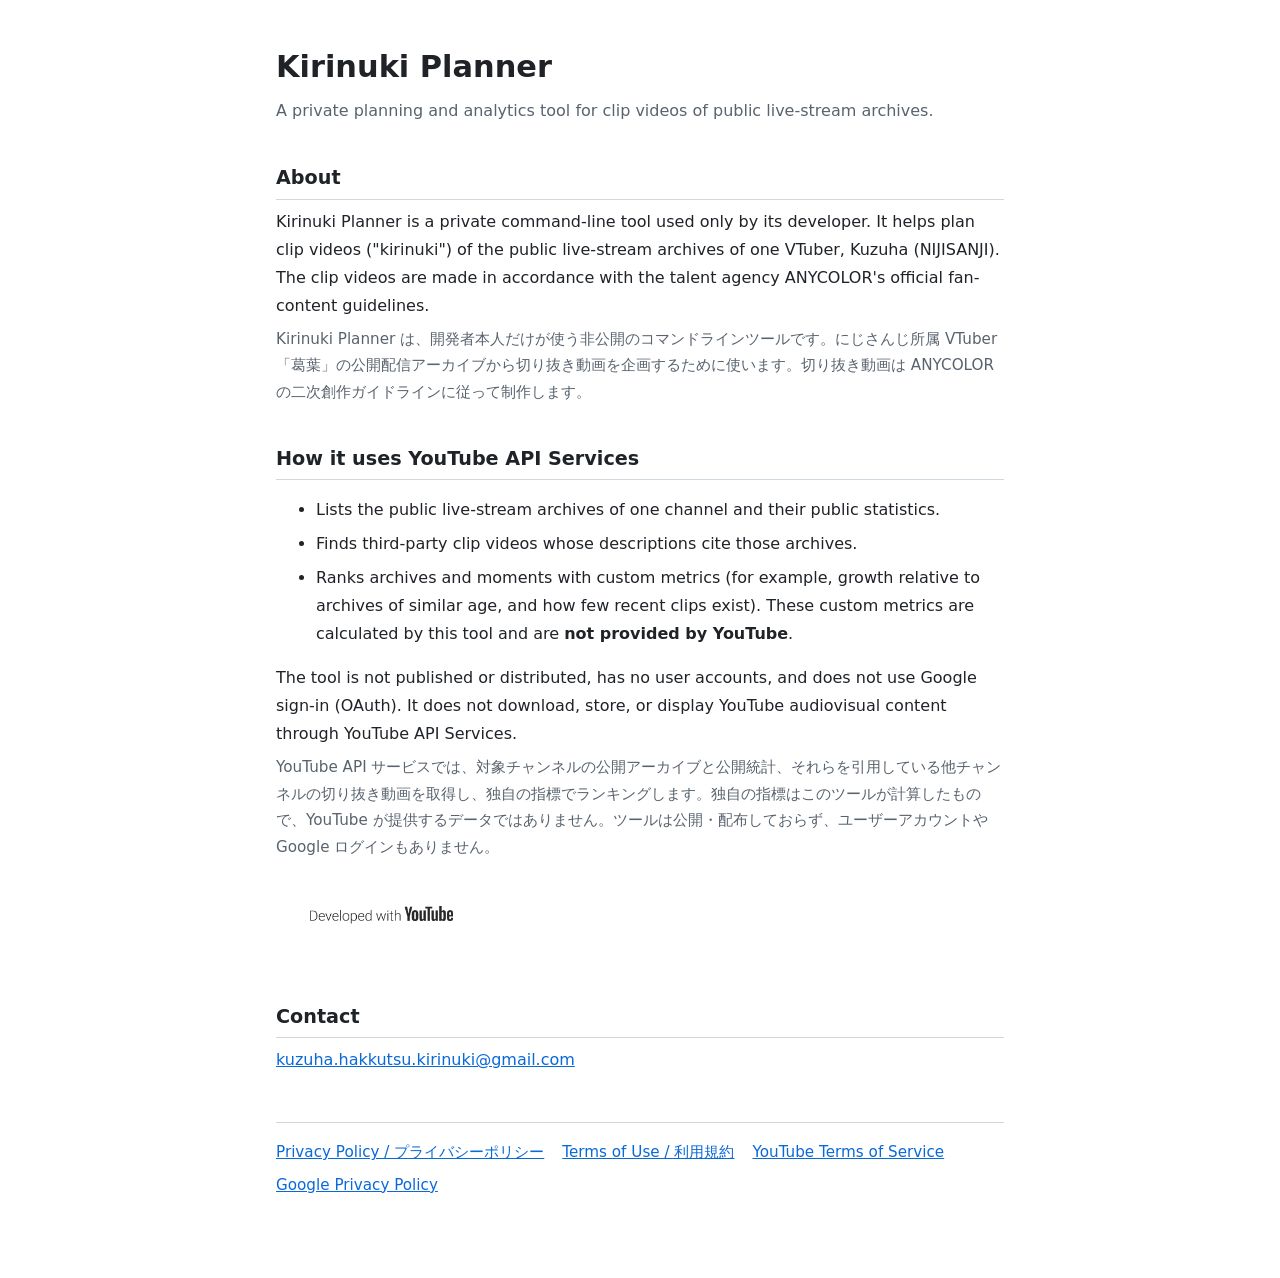
<file: index.html>
<!doctype html>
<html lang="en">
<head>
  <meta charset="utf-8">
  <meta name="viewport" content="width=device-width, initial-scale=1">
  <title>Kirinuki Planner</title>
  <link rel="stylesheet" href="style.css">
</head>
<body>
<main>
  <h1>Kirinuki Planner</h1>
  <p class="lead">A private planning and analytics tool for clip videos of public live-stream archives.</p>

  <h2>About</h2>
  <p>Kirinuki Planner is a private command-line tool used only by its developer. It helps plan clip videos
    ("kirinuki") of the public live-stream archives of one VTuber, Kuzuha (NIJISANJI). The clip videos are made
    in accordance with the talent agency ANYCOLOR's official fan-content guidelines.</p>
  <p class="ja">Kirinuki Planner は、開発者本人だけが使う非公開のコマンドラインツールです。にじさんじ所属 VTuber「葛葉」の公開配信アーカイブから切り抜き動画を企画するために使います。切り抜き動画は ANYCOLOR の二次創作ガイドラインに従って制作します。</p>

  <h2>How it uses YouTube API Services</h2>
  <ul>
    <li>Lists the public live-stream archives of one channel and their public statistics.</li>
    <li>Finds third-party clip videos whose descriptions cite those archives.</li>
    <li>Ranks archives and moments with custom metrics (for example, growth relative to archives of similar age, and how few recent clips exist).
      These custom metrics are calculated by this tool and are <strong>not provided by YouTube</strong>.</li>
  </ul>
  <p>The tool is not published or distributed, has no user accounts, and does not use Google sign-in (OAuth).
    It does not download, store, or display YouTube audiovisual content through YouTube API Services.</p>
  <p class="ja">YouTube API サービスでは、対象チャンネルの公開アーカイブと公開統計、それらを引用している他チャンネルの切り抜き動画を取得し、独自の指標でランキングします。独自の指標はこのツールが計算したもので、YouTube が提供するデータではありません。ツールは公開・配布しておらず、ユーザーアカウントや Google ログインもありません。</p>

  <a class="badge" href="https://www.youtube.com/" rel="noopener">
    <img src="developed-with-youtube.png" alt="Developed with YouTube">
  </a>

  <h2>Contact</h2>
  <p><a href="mailto:kuzuha.hakkutsu.kirinuki@gmail.com">kuzuha.hakkutsu.kirinuki@gmail.com</a></p>

  <nav>
    <a href="privacy.html">Privacy Policy / プライバシーポリシー</a>
    <a href="terms.html">Terms of Use / 利用規約</a>
    <a href="https://www.youtube.com/t/terms" rel="noopener">YouTube Terms of Service</a>
    <a href="http://www.google.com/policies/privacy" rel="noopener">Google Privacy Policy</a>
  </nav>
</main>
</body>
</html>
</file>
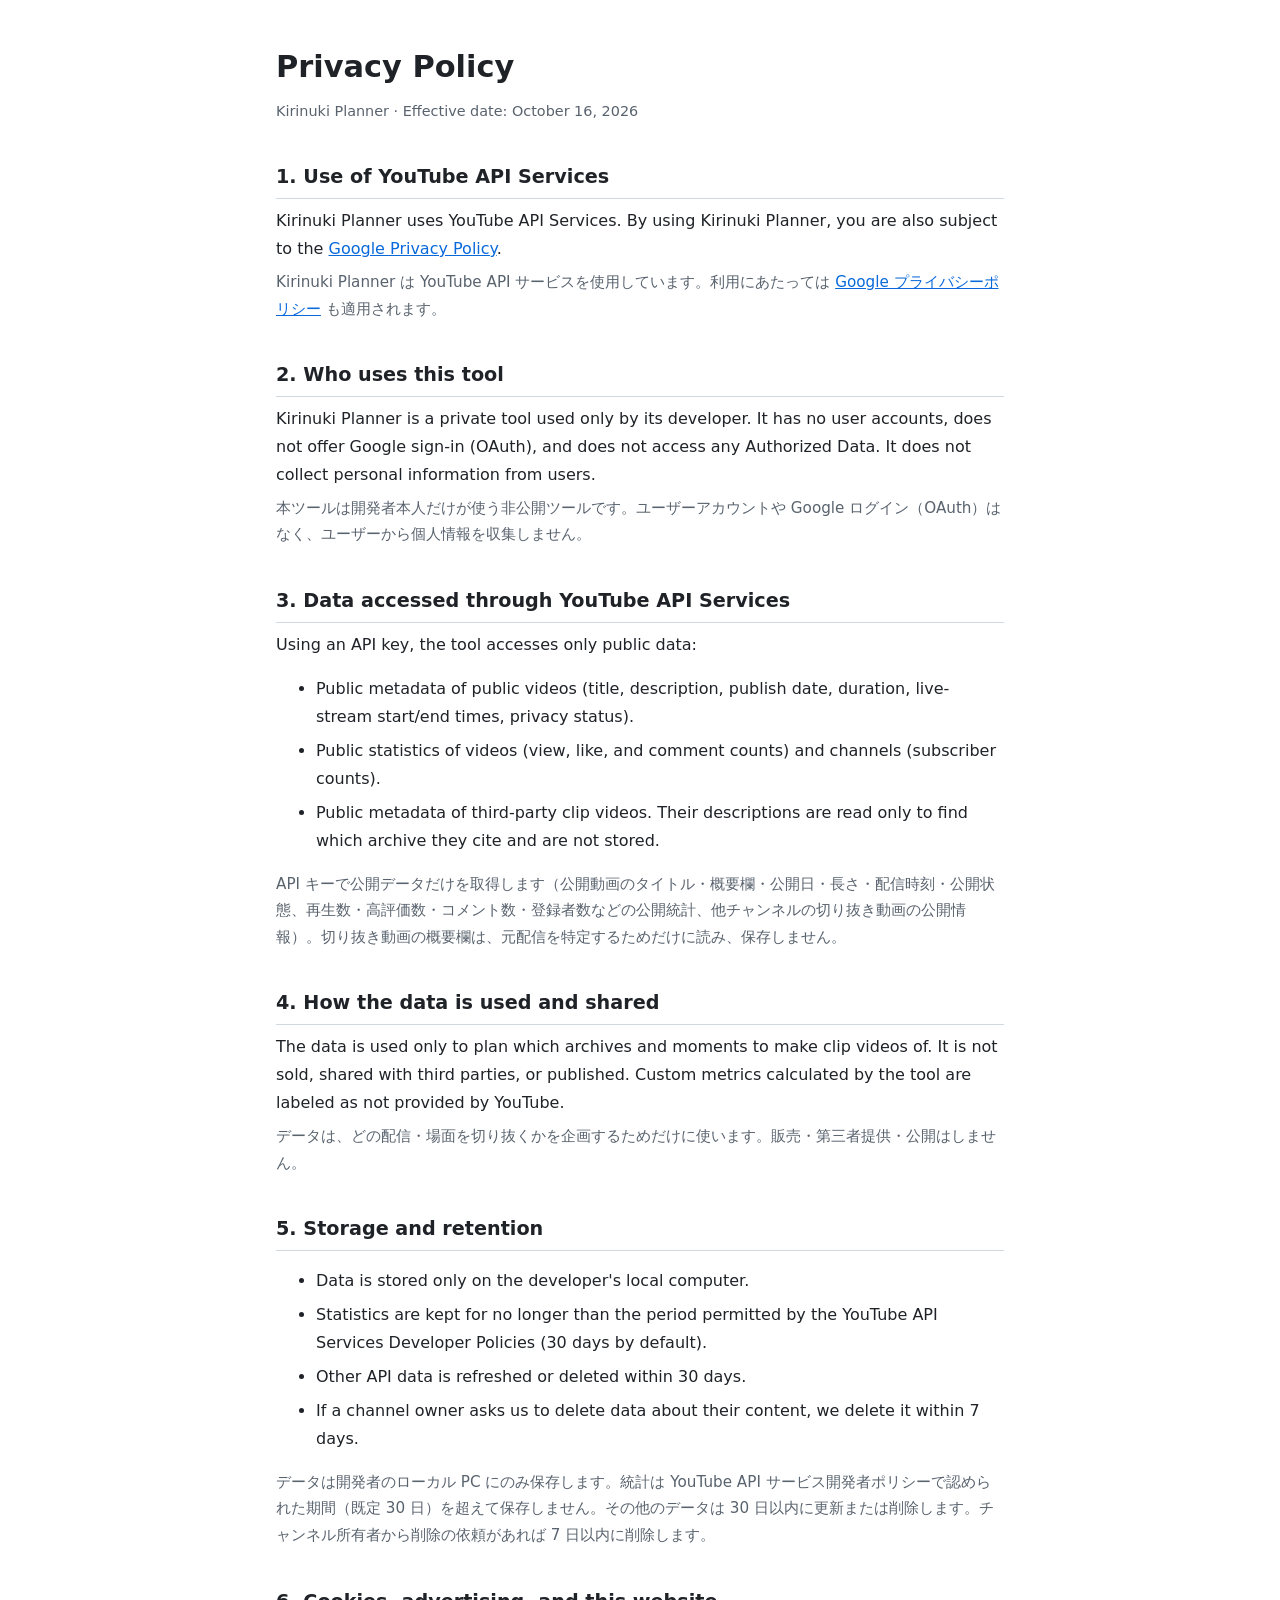
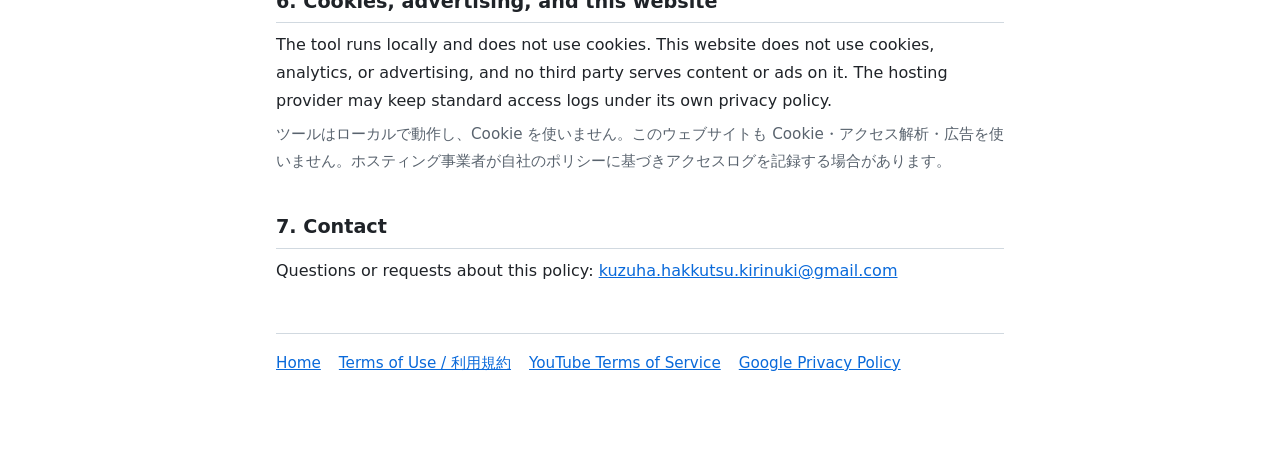
<file: privacy.html>
<!doctype html>
<html lang="en">
<head>
  <meta charset="utf-8">
  <meta name="viewport" content="width=device-width, initial-scale=1">
  <title>Privacy Policy – Kirinuki Planner</title>
  <link rel="stylesheet" href="style.css">
</head>
<body>
<main>
  <h1>Privacy Policy</h1>
  <p class="meta">Kirinuki Planner · Effective date: October 16, 2026</p>

  <h2>1. Use of YouTube API Services</h2>
  <p>Kirinuki Planner uses YouTube API Services. By using Kirinuki Planner, you are also subject to the
    <a href="http://www.google.com/policies/privacy" rel="noopener">Google Privacy Policy</a>.</p>
  <p class="ja">Kirinuki Planner は YouTube API サービスを使用しています。利用にあたっては <a href="http://www.google.com/policies/privacy" rel="noopener">Google プライバシーポリシー</a> も適用されます。</p>

  <h2>2. Who uses this tool</h2>
  <p>Kirinuki Planner is a private tool used only by its developer. It has no user accounts, does not offer
    Google sign-in (OAuth), and does not access any Authorized Data. It does not collect personal information
    from users.</p>
  <p class="ja">本ツールは開発者本人だけが使う非公開ツールです。ユーザーアカウントや Google ログイン（OAuth）はなく、ユーザーから個人情報を収集しません。</p>

  <h2>3. Data accessed through YouTube API Services</h2>
  <p>Using an API key, the tool accesses only public data:</p>
  <ul>
    <li>Public metadata of public videos (title, description, publish date, duration, live-stream start/end times, privacy status).</li>
    <li>Public statistics of videos (view, like, and comment counts) and channels (subscriber counts).</li>
    <li>Public metadata of third-party clip videos. Their descriptions are read only to find which archive they cite and are not stored.</li>
  </ul>
  <p class="ja">API キーで公開データだけを取得します（公開動画のタイトル・概要欄・公開日・長さ・配信時刻・公開状態、再生数・高評価数・コメント数・登録者数などの公開統計、他チャンネルの切り抜き動画の公開情報）。切り抜き動画の概要欄は、元配信を特定するためだけに読み、保存しません。</p>

  <h2>4. How the data is used and shared</h2>
  <p>The data is used only to plan which archives and moments to make clip videos of. It is not sold, shared
    with third parties, or published. Custom metrics calculated by the tool are labeled as not provided by YouTube.</p>
  <p class="ja">データは、どの配信・場面を切り抜くかを企画するためだけに使います。販売・第三者提供・公開はしません。</p>

  <h2>5. Storage and retention</h2>
  <ul>
    <li>Data is stored only on the developer's local computer.</li>
    <li>Statistics are kept for no longer than the period permitted by the YouTube API Services Developer Policies
      (30 days by default).</li>
    <li>Other API data is refreshed or deleted within 30 days.</li>
    <li>If a channel owner asks us to delete data about their content, we delete it within 7 days.</li>
  </ul>
  <p class="ja">データは開発者のローカル PC にのみ保存します。統計は YouTube API サービス開発者ポリシーで認められた期間（既定 30 日）を超えて保存しません。その他のデータは 30 日以内に更新または削除します。チャンネル所有者から削除の依頼があれば 7 日以内に削除します。</p>

  <h2>6. Cookies, advertising, and this website</h2>
  <p>The tool runs locally and does not use cookies. This website does not use cookies, analytics, or advertising,
    and no third party serves content or ads on it. The hosting provider may keep standard access logs under its
    own privacy policy.</p>
  <p class="ja">ツールはローカルで動作し、Cookie を使いません。このウェブサイトも Cookie・アクセス解析・広告を使いません。ホスティング事業者が自社のポリシーに基づきアクセスログを記録する場合があります。</p>

  <h2>7. Contact</h2>
  <p>Questions or requests about this policy: <a href="mailto:kuzuha.hakkutsu.kirinuki@gmail.com">kuzuha.hakkutsu.kirinuki@gmail.com</a></p>

  <nav>
    <a href="index.html">Home</a>
    <a href="terms.html">Terms of Use / 利用規約</a>
    <a href="https://www.youtube.com/t/terms" rel="noopener">YouTube Terms of Service</a>
    <a href="http://www.google.com/policies/privacy" rel="noopener">Google Privacy Policy</a>
  </nav>
</main>
</body>
</html>
</file>
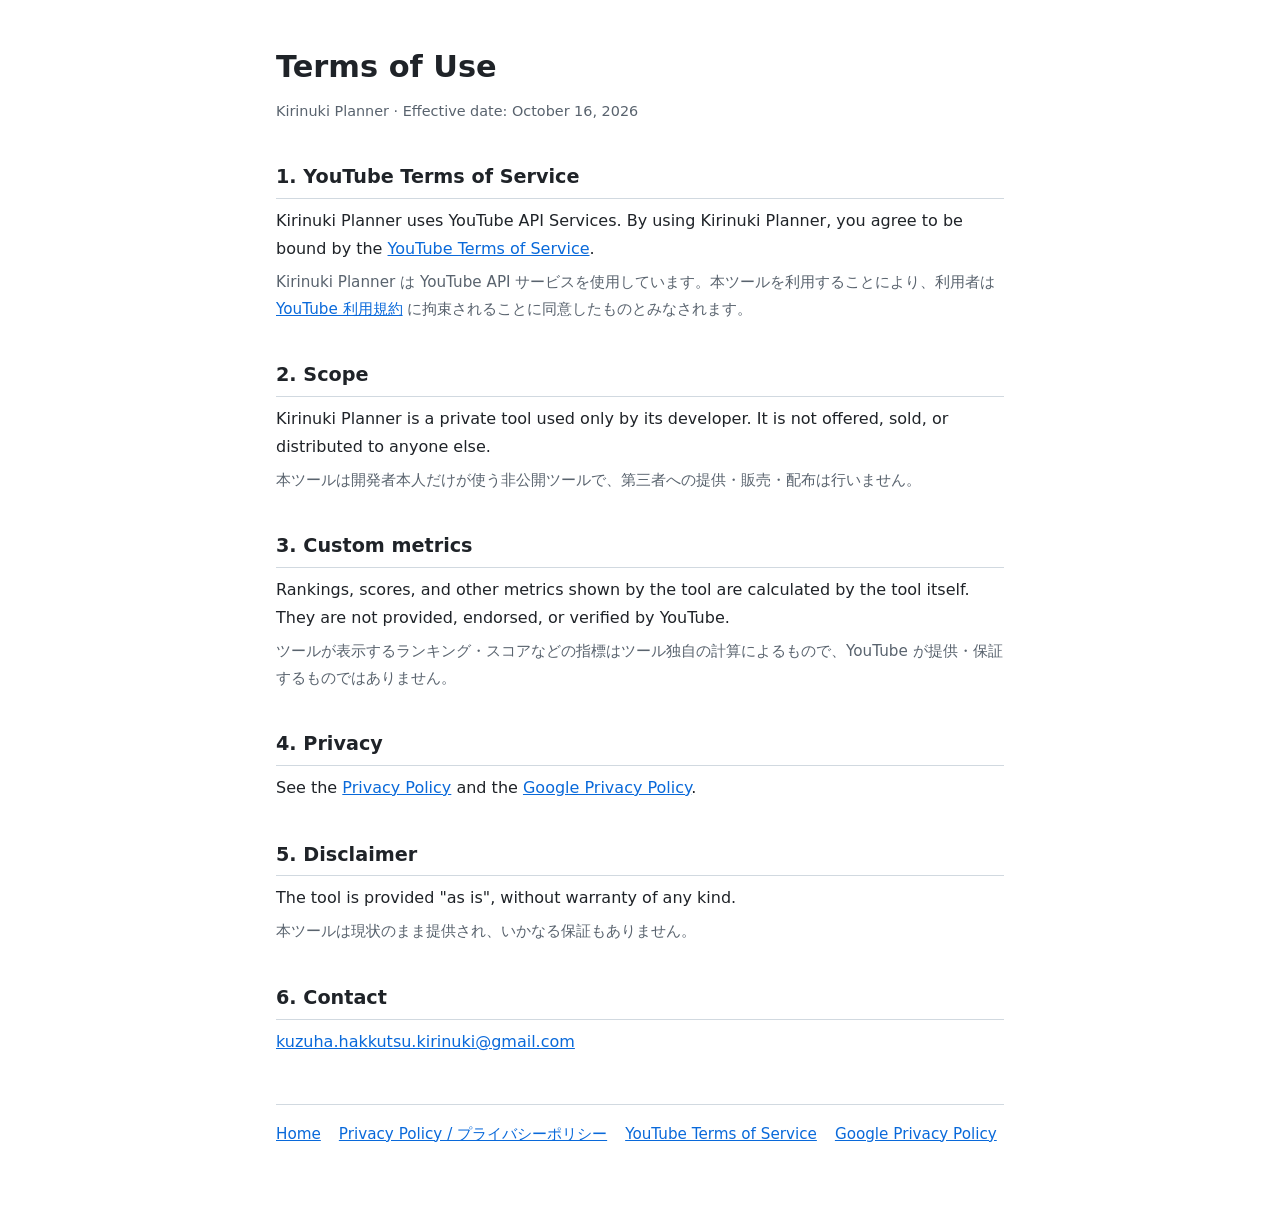
<file: terms.html>
<!doctype html>
<html lang="en">
<head>
  <meta charset="utf-8">
  <meta name="viewport" content="width=device-width, initial-scale=1">
  <title>Terms of Use – Kirinuki Planner</title>
  <link rel="stylesheet" href="style.css">
</head>
<body>
<main>
  <h1>Terms of Use</h1>
  <p class="meta">Kirinuki Planner · Effective date: October 16, 2026</p>

  <h2>1. YouTube Terms of Service</h2>
  <p>Kirinuki Planner uses YouTube API Services. By using Kirinuki Planner, you agree to be bound by the
    <a href="https://www.youtube.com/t/terms" rel="noopener">YouTube Terms of Service</a>.</p>
  <p class="ja">Kirinuki Planner は YouTube API サービスを使用しています。本ツールを利用することにより、利用者は <a href="https://www.youtube.com/t/terms" rel="noopener">YouTube 利用規約</a> に拘束されることに同意したものとみなされます。</p>

  <h2>2. Scope</h2>
  <p>Kirinuki Planner is a private tool used only by its developer. It is not offered, sold, or distributed to
    anyone else.</p>
  <p class="ja">本ツールは開発者本人だけが使う非公開ツールで、第三者への提供・販売・配布は行いません。</p>

  <h2>3. Custom metrics</h2>
  <p>Rankings, scores, and other metrics shown by the tool are calculated by the tool itself. They are not
    provided, endorsed, or verified by YouTube.</p>
  <p class="ja">ツールが表示するランキング・スコアなどの指標はツール独自の計算によるもので、YouTube が提供・保証するものではありません。</p>

  <h2>4. Privacy</h2>
  <p>See the <a href="privacy.html">Privacy Policy</a> and the
    <a href="http://www.google.com/policies/privacy" rel="noopener">Google Privacy Policy</a>.</p>

  <h2>5. Disclaimer</h2>
  <p>The tool is provided "as is", without warranty of any kind.</p>
  <p class="ja">本ツールは現状のまま提供され、いかなる保証もありません。</p>

  <h2>6. Contact</h2>
  <p><a href="mailto:kuzuha.hakkutsu.kirinuki@gmail.com">kuzuha.hakkutsu.kirinuki@gmail.com</a></p>

  <nav>
    <a href="index.html">Home</a>
    <a href="privacy.html">Privacy Policy / プライバシーポリシー</a>
    <a href="https://www.youtube.com/t/terms" rel="noopener">YouTube Terms of Service</a>
    <a href="http://www.google.com/policies/privacy" rel="noopener">Google Privacy Policy</a>
  </nav>
</main>
</body>
</html>
</file>
<file: style.css>
:root {
  --bg: #ffffff;
  --fg: #1f2328;
  --muted: #59636e;
  --line: #d1d9e0;
  --link: #0969da;
}
@media (prefers-color-scheme: dark) {
  :root { --bg: #0d1117; --fg: #e6edf3; --muted: #9198a1; --line: #3d444d; --link: #4493f8; }
}
* { box-sizing: border-box; }
body {
  margin: 0;
  background: var(--bg);
  color: var(--fg);
  font: 16px/1.75 system-ui, -apple-system, "Segoe UI", "Hiragino Sans", "Noto Sans JP", sans-serif;
}
main { max-width: 760px; margin: 0 auto; padding: 40px 16px 64px; }
h1 { font-size: 1.9rem; margin: 0 0 4px; }
h2 { font-size: 1.2rem; margin: 36px 0 8px; border-bottom: 1px solid var(--line); padding-bottom: 4px; }
p, li { margin: 6px 0; }
a { color: var(--link); }
.lead { color: var(--muted); margin-top: 0; }
.ja { color: var(--muted); font-size: 0.95em; }
nav { display: flex; flex-wrap: wrap; gap: 6px 18px; padding: 16px 0; border-top: 1px solid var(--line); margin-top: 48px; font-size: 0.95em; }
.badge { display: inline-block; margin-top: 8px; }
.badge img { width: 210px; height: auto; background: #fff; border-radius: 6px; padding: 4px; }
.meta { color: var(--muted); font-size: 0.9em; }
</file>
